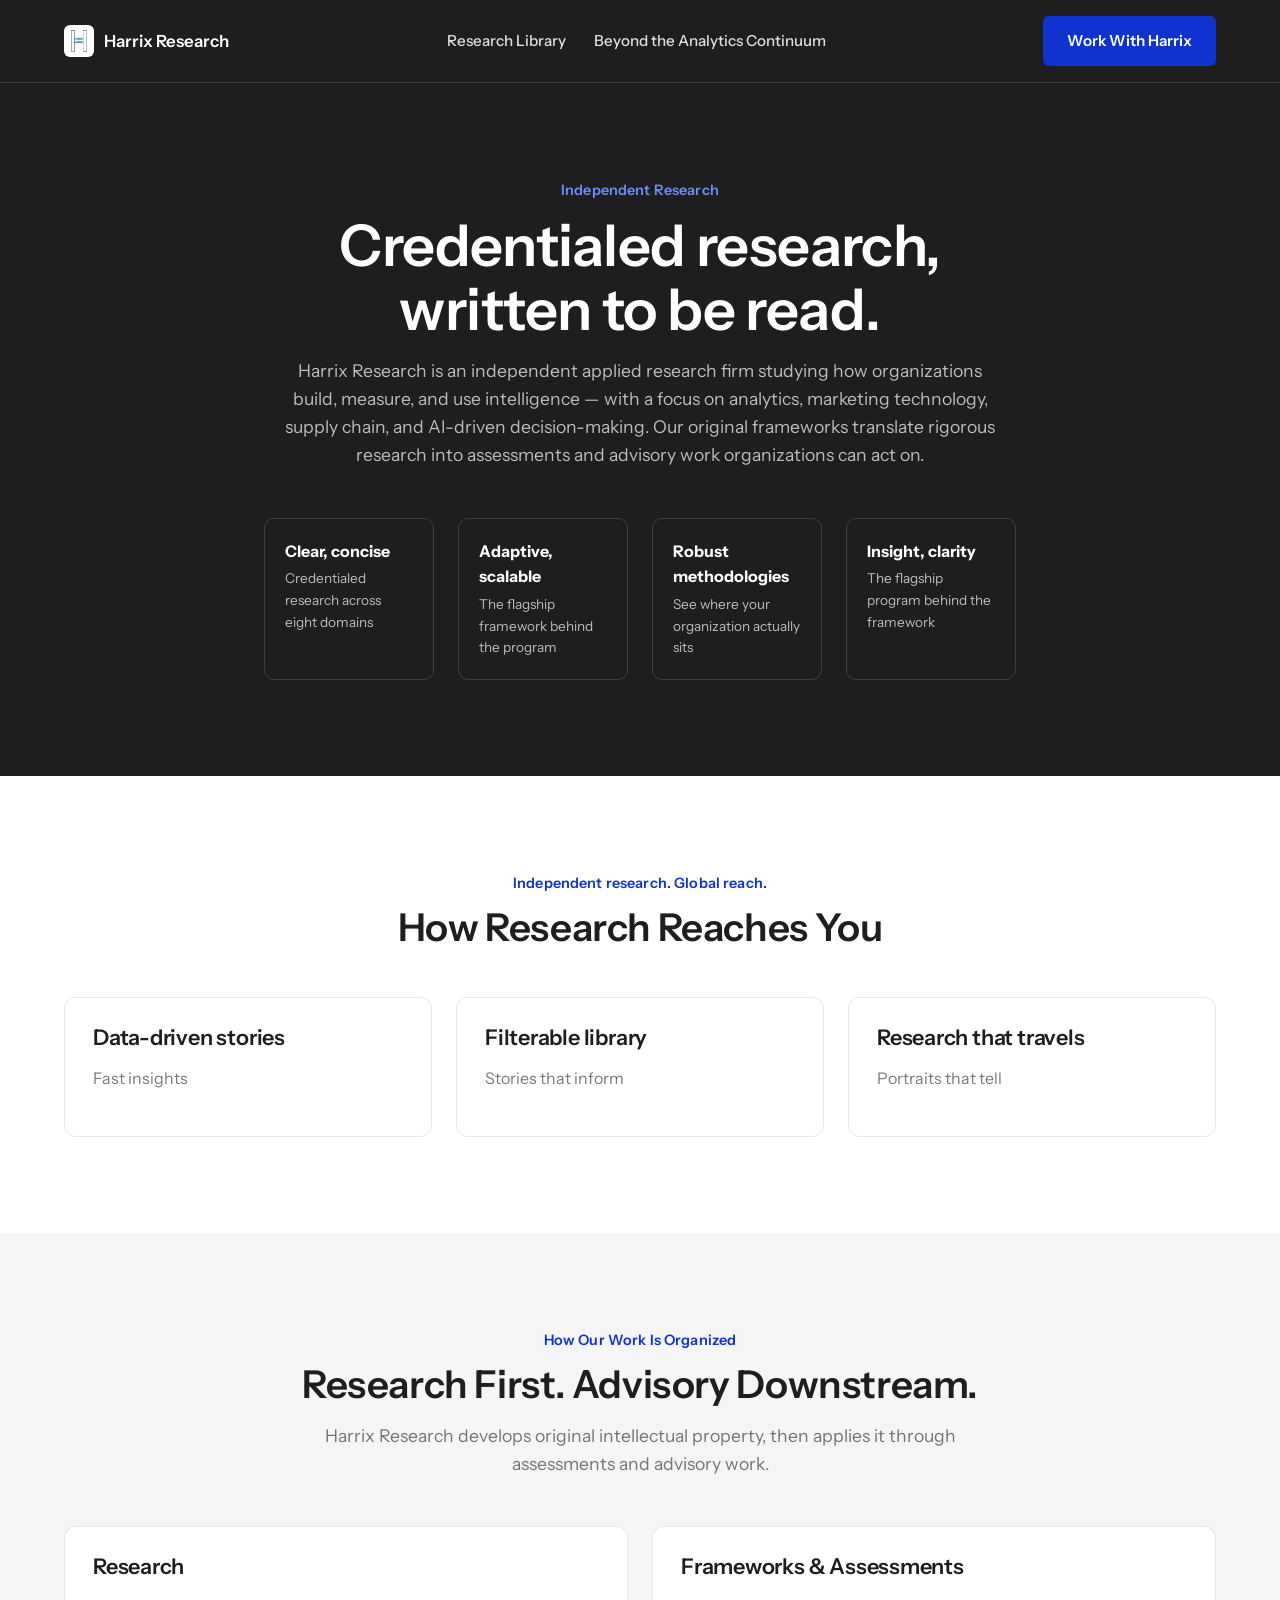
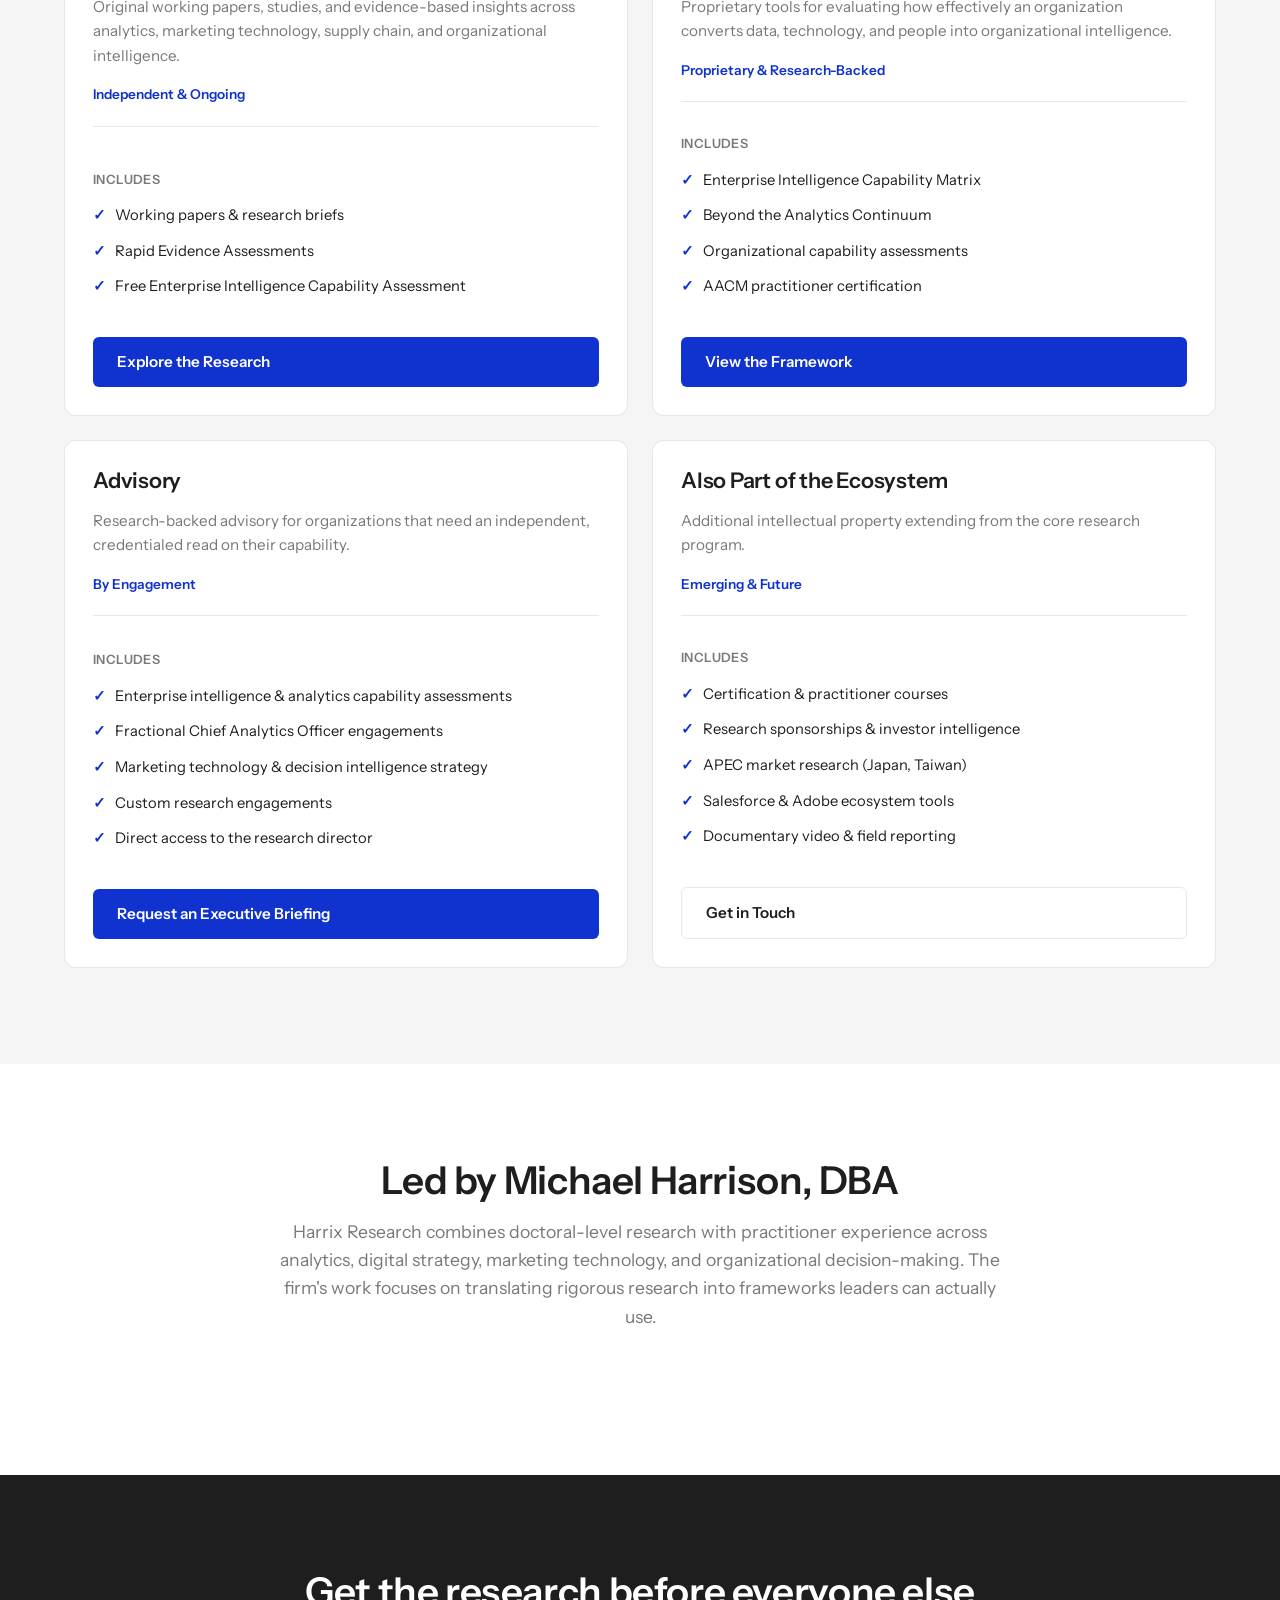
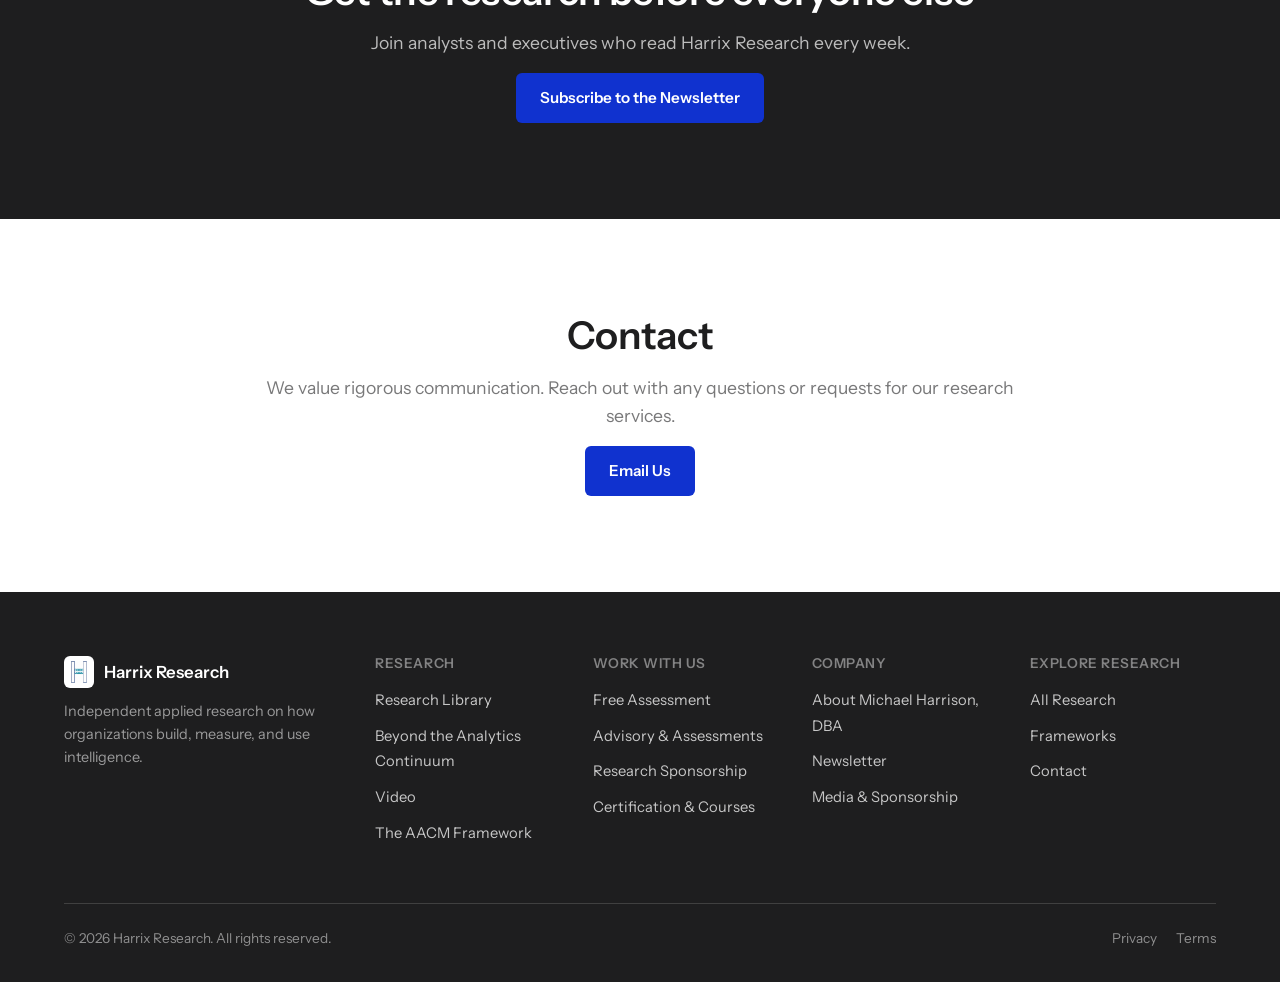
<file: Michaels-Workspace/index.html>
<!DOCTYPE html>
<html lang="en">
<head>
<meta charset="UTF-8">
<meta name="viewport" content="width=device-width, initial-scale=1.0">
<title>Harrix Research | Applied Research, Analytics & Organizational Intelligence</title>
<meta name="description" content="Harrix Research is an independent applied research firm developing research, frameworks, and advisory services across analytics, organizational intelligence, marketing technology, and emerging business capabilities.">
<link rel="stylesheet" href="styles.css">
</head>
<body>

<nav class="nav">
  <div class="nav-inner">
    <a href="index.html" class="nav-brand"><img src="assets/logo-icon.png" alt="Harrix Research"> Harrix Research</a>
    <ul class="nav-links">
      <li><a href="research-library.html">Research Library</a></li>
      <li><a href="beyond-the-analytics-continuum.html">Beyond the Analytics Continuum</a></li>
    </ul>
    <div class="nav-cta"><a class="button" href="mailto:hello@harrixresearch.com">Work With Harrix</a></div>
  </div>
</nav>

<section class="section-inverse">
  <div class="container is-small">
    <div class="header">
      <div class="eyebrow">Independent Research</div>
      <h1>Credentialed research, written to be read.</h1>
      <p class="subheading text-secondary">Harrix Research is an independent applied research firm studying how organizations build, measure, and use intelligence — with a focus on analytics, marketing technology, supply chain, and AI-driven decision-making. Our original frameworks translate rigorous research into assessments and advisory work organizations can act on.</p>
    </div>
    <div class="grid-4">
      <a class="output-card" href="research-library.html" style="text-decoration:none;">
        <strong>Clear, concise</strong>
        <div class="status">Credentialed research across eight domains</div>
      </a>
      <a class="output-card" href="beyond-the-analytics-continuum.html" style="text-decoration:none;">
        <strong>Adaptive, scalable</strong>
        <div class="status">The flagship framework behind the program</div>
      </a>
      <a class="output-card" href="mailto:hello@harrixresearch.com" style="text-decoration:none;">
        <strong>Robust methodologies</strong>
        <div class="status">See where your organization actually sits</div>
      </a>
      <a class="output-card" href="beyond-the-analytics-continuum.html" style="text-decoration:none;">
        <strong>Insight, clarity</strong>
        <div class="status">The flagship program behind the framework</div>
      </a>
    </div>
  </div>
</section>

<section>
  <div class="container">
    <div class="header">
      <div class="eyebrow">Independent research. Global reach.</div>
      <h2>How Research Reaches You</h2>
    </div>
    <div class="grid-3">
      <div class="card">
        <h3>Data-driven stories</h3>
        <p class="text-secondary">Fast insights</p>
      </div>
      <div class="card">
        <h3>Filterable library</h3>
        <p class="text-secondary">Stories that inform</p>
      </div>
      <div class="card">
        <h3>Research that travels</h3>
        <p class="text-secondary">Portraits that tell</p>
      </div>
    </div>
  </div>
</section>

<section class="section-secondary">
  <div class="container">
    <div class="header">
      <div class="eyebrow">How Our Work Is Organized</div>
      <h2>Research First. Advisory Downstream.</h2>
      <p class="subheading">Harrix Research develops original intellectual property, then applies it through assessments and advisory work.</p>
    </div>
    <div class="grid-2" style="gap:24px;">

      <div class="card">
        <h3>Research</h3>
        <p class="text-muted">Original working papers, studies, and evidence-based insights across analytics, marketing technology, supply chain, and organizational intelligence.</p>
        <div class="label">Independent & Ongoing</div>
        <hr>
        <div class="includes">Includes</div>
        <ul>
          <li>Working papers & research briefs</li>
          <li>Rapid Evidence Assessments</li>
          <li>Free Enterprise Intelligence Capability Assessment</li>
        </ul>
        <a class="button card-cta" href="research-library.html">Explore the Research</a>
      </div>

      <div class="card">
        <h3>Frameworks & Assessments</h3>
        <p class="text-muted">Proprietary tools for evaluating how effectively an organization converts data, technology, and people into organizational intelligence.</p>
        <div class="label">Proprietary & Research-Backed</div>
        <hr>
        <div class="includes">Includes</div>
        <ul>
          <li>Enterprise Intelligence Capability Matrix</li>
          <li>Beyond the Analytics Continuum</li>
          <li>Organizational capability assessments</li>
          <li>AACM practitioner certification</li>
        </ul>
        <a class="button card-cta" href="beyond-the-analytics-continuum.html">View the Framework</a>
      </div>

      <div class="card">
        <h3>Advisory</h3>
        <p class="text-muted">Research-backed advisory for organizations that need an independent, credentialed read on their capability.</p>
        <div class="label">By Engagement</div>
        <hr>
        <div class="includes">Includes</div>
        <ul>
          <li>Enterprise intelligence & analytics capability assessments</li>
          <li>Fractional Chief Analytics Officer engagements</li>
          <li>Marketing technology & decision intelligence strategy</li>
          <li>Custom research engagements</li>
          <li>Direct access to the research director</li>
        </ul>
        <a class="button card-cta" href="mailto:hello@harrixresearch.com">Request an Executive Briefing</a>
      </div>

      <div class="card">
        <h3>Also Part of the Ecosystem</h3>
        <p class="text-muted">Additional intellectual property extending from the core research program.</p>
        <div class="label">Emerging & Future</div>
        <hr>
        <div class="includes">Includes</div>
        <ul>
          <li>Certification & practitioner courses</li>
          <li>Research sponsorships & investor intelligence</li>
          <li>APEC market research (Japan, Taiwan)</li>
          <li>Salesforce & Adobe ecosystem tools</li>
          <li>Documentary video & field reporting</li>
        </ul>
        <a class="button secondary card-cta" href="mailto:hello@harrixresearch.com">Get in Touch</a>
      </div>

    </div>
  </div>
</section>

<section>
  <div class="container is-small">
    <div class="header">
      <h2>Led by Michael Harrison, DBA</h2>
      <p class="subheading">Harrix Research combines doctoral-level research with practitioner experience across analytics, digital strategy, marketing technology, and organizational decision-making. The firm's work focuses on translating rigorous research into frameworks leaders can actually use.</p>
    </div>
  </div>
</section>

<section class="section-inverse">
  <div class="container is-small" style="text-align:center;">
    <h2>Get the research before everyone else</h2>
    <p class="subheading text-secondary">Join analysts and executives who read Harrix Research every week.</p>
    <div class="button-group">
      <a class="button" href="mailto:hello@harrixresearch.com">Subscribe to the Newsletter</a>
    </div>
  </div>
</section>

<section>
  <div class="container is-small" style="text-align:center;">
    <h2>Contact</h2>
    <p class="subheading">We value rigorous communication. Reach out with any questions or requests for our research services.</p>
    <div class="button-group">
      <a class="button" href="mailto:hello@harrixresearch.com">Email Us</a>
    </div>
  </div>
</section>

<footer>
  <div class="container">
    <div class="footer-grid">
      <div class="footer-brand">
        <div class="nav-brand" style="color:#fff; margin-bottom:12px;"><img src="assets/logo-icon.png" alt="Harrix Research"> Harrix Research</div>
        <p>Independent applied research on how organizations build, measure, and use intelligence.</p>
      </div>
      <div class="footer-col">
        <h4>Research</h4>
        <ul>
          <li><a href="research-library.html">Research Library</a></li>
          <li><a href="beyond-the-analytics-continuum.html">Beyond the Analytics Continuum</a></li>
          <li><a href="mailto:hello@harrixresearch.com">Video</a></li>
          <li><a href="mailto:hello@harrixresearch.com">The AACM Framework</a></li>
        </ul>
      </div>
      <div class="footer-col">
        <h4>Work With Us</h4>
        <ul>
          <li><a href="mailto:hello@harrixresearch.com">Free Assessment</a></li>
          <li><a href="mailto:hello@harrixresearch.com">Advisory & Assessments</a></li>
          <li><a href="mailto:hello@harrixresearch.com">Research Sponsorship</a></li>
          <li><a href="mailto:hello@harrixresearch.com">Certification & Courses</a></li>
        </ul>
      </div>
      <div class="footer-col">
        <h4>Company</h4>
        <ul>
          <li><a href="mailto:hello@harrixresearch.com">About Michael Harrison, DBA</a></li>
          <li><a href="mailto:hello@harrixresearch.com">Newsletter</a></li>
          <li><a href="mailto:hello@harrixresearch.com">Media & Sponsorship</a></li>
        </ul>
      </div>
      <div class="footer-col">
        <h4>Explore Research</h4>
        <ul>
          <li><a href="research-library.html">All Research</a></li>
          <li><a href="beyond-the-analytics-continuum.html">Frameworks</a></li>
          <li><a href="mailto:hello@harrixresearch.com">Contact</a></li>
        </ul>
      </div>
    </div>
    <div class="footer-bottom">
      <div>© 2026 Harrix Research. All rights reserved.</div>
      <div>
        <a href="mailto:hello@harrixresearch.com">Privacy</a>
        <a href="mailto:hello@harrixresearch.com">Terms</a>
      </div>
    </div>
  </div>
</footer>

</body>
</html>
</file>
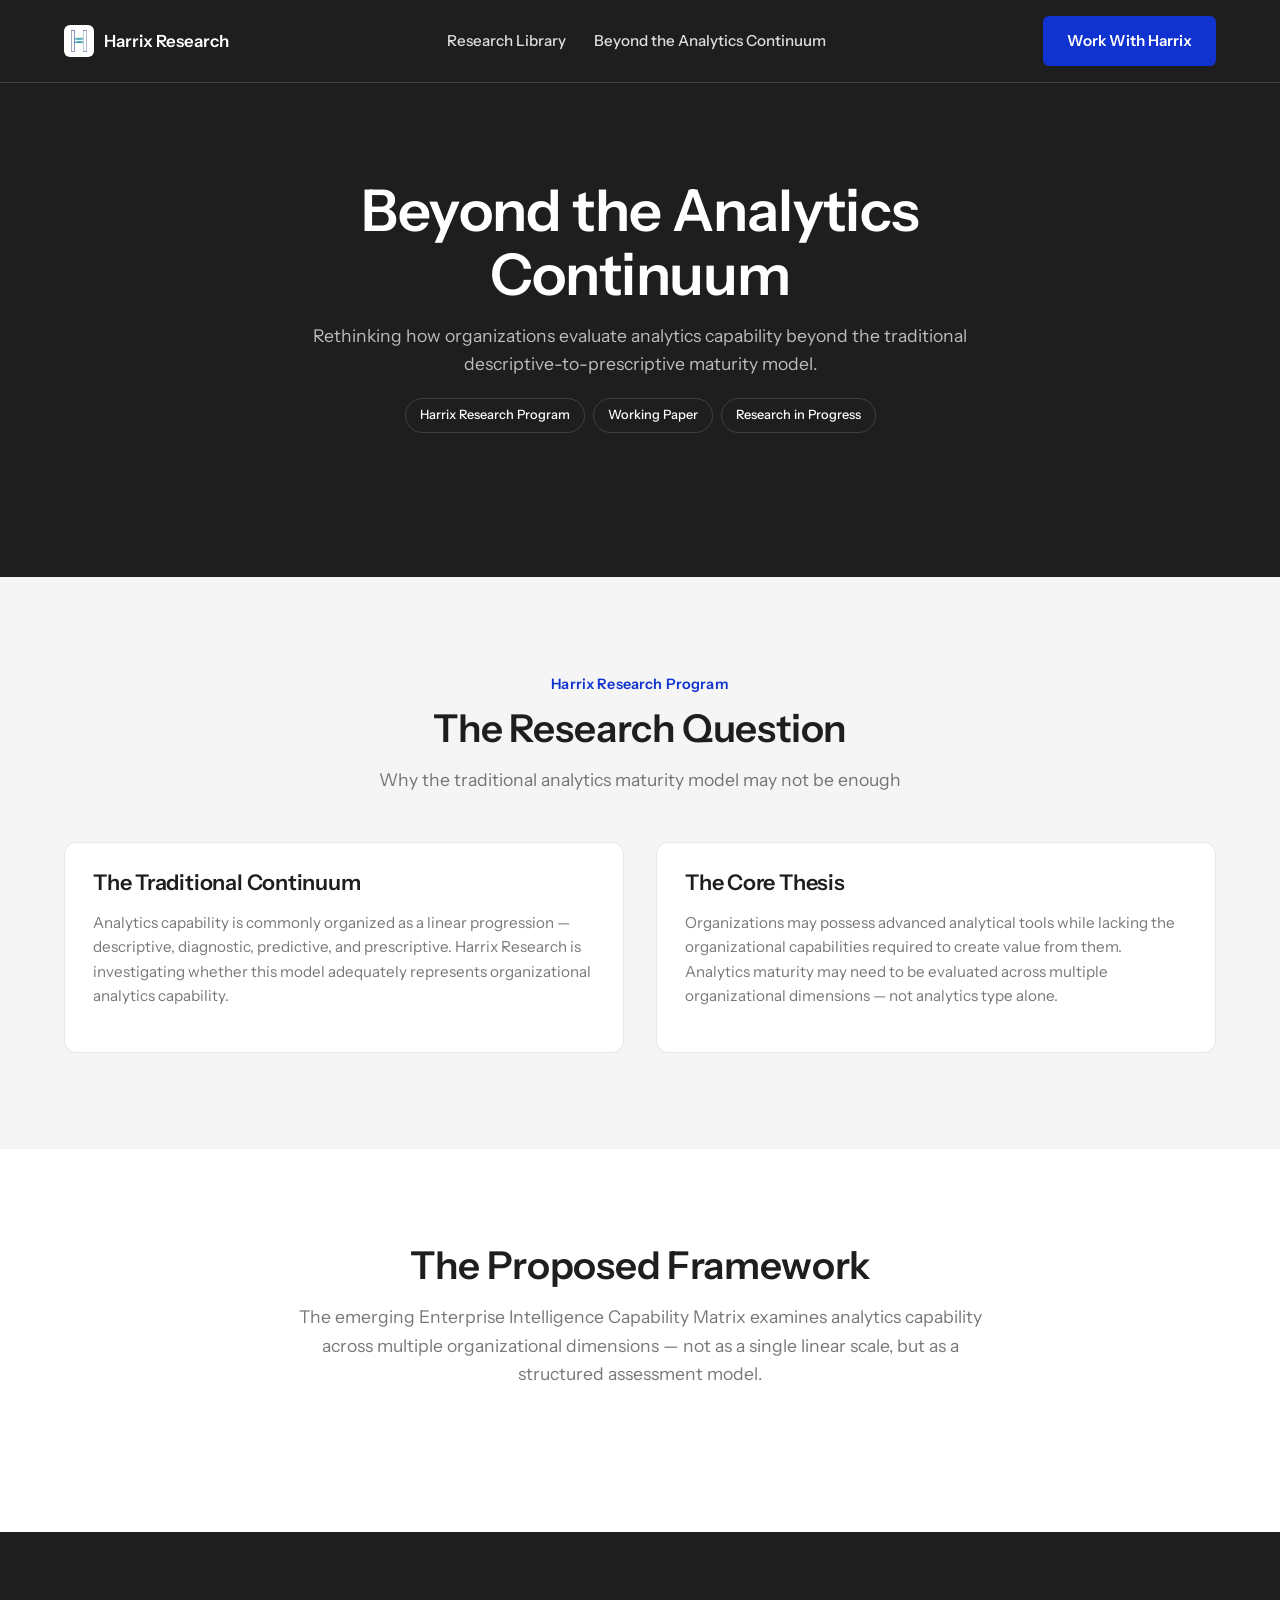
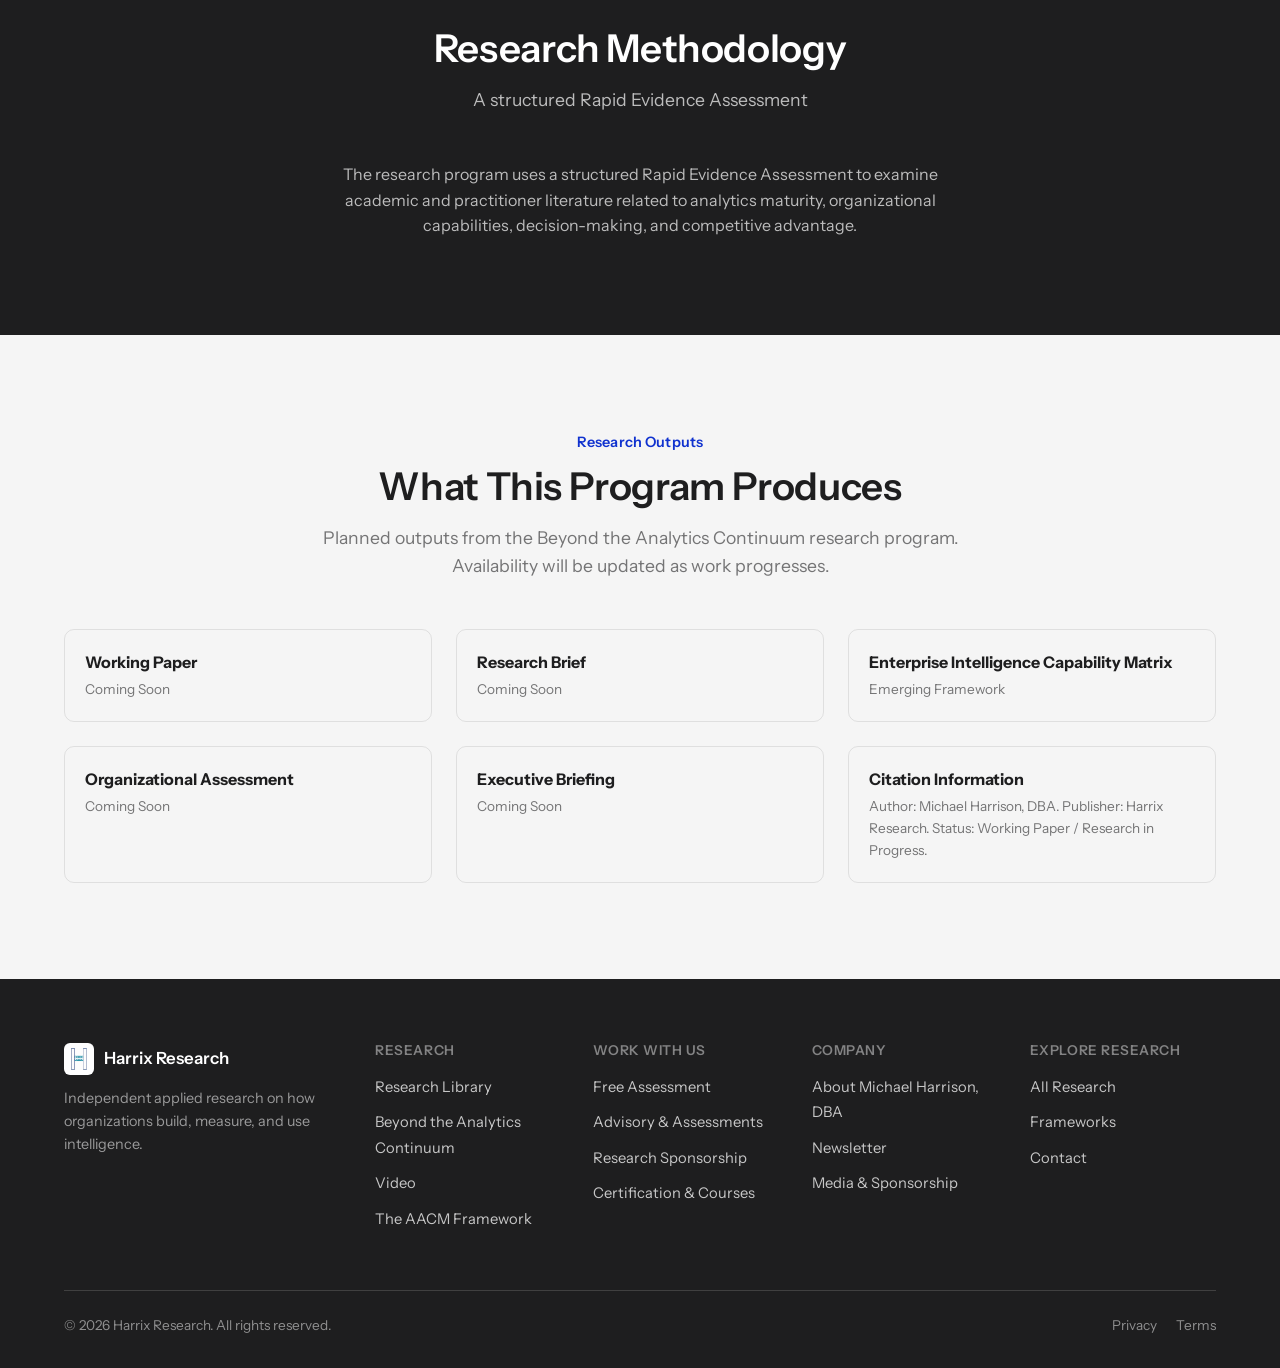
<file: Michaels-Workspace/beyond-the-analytics-continuum.html>
<!DOCTYPE html>
<html lang="en">
<head>
<meta charset="UTF-8">
<meta name="viewport" content="width=device-width, initial-scale=1.0">
<title>Beyond the Analytics Continuum | Harrix Research</title>
<meta name="description" content="An emerging Harrix Research framework rethinking how organizations evaluate analytics capability beyond the traditional descriptive-to-prescriptive maturity model.">
<link rel="stylesheet" href="styles.css">
</head>
<body>

<nav class="nav">
  <div class="nav-inner">
    <a href="index.html" class="nav-brand"><img src="assets/logo-icon.png" alt="Harrix Research"> Harrix Research</a>
    <ul class="nav-links">
      <li><a href="research-library.html">Research Library</a></li>
      <li><a href="beyond-the-analytics-continuum.html">Beyond the Analytics Continuum</a></li>
    </ul>
    <div class="nav-cta"><a class="button" href="mailto:hello@harrixresearch.com">Work With Harrix</a></div>
  </div>
</nav>

<section class="section-inverse">
  <div class="container is-small">
    <div class="header">
      <h1>Beyond the Analytics Continuum</h1>
      <p class="subheading text-secondary">Rethinking how organizations evaluate analytics capability beyond the traditional descriptive-to-prescriptive maturity model.</p>
      <div class="tag-group">
        <div class="tag">Harrix Research Program</div>
        <div class="tag">Working Paper</div>
        <div class="tag">Research in Progress</div>
      </div>
    </div>
  </div>
</section>

<section class="section-secondary">
  <div class="container">
    <div class="header">
      <div class="eyebrow">Harrix Research Program</div>
      <h2>The Research Question</h2>
      <p class="subheading">Why the traditional analytics maturity model may not be enough</p>
    </div>
    <div class="grid-2">
      <div class="card">
        <h3>The Traditional Continuum</h3>
        <p class="text-muted">Analytics capability is commonly organized as a linear progression — descriptive, diagnostic, predictive, and prescriptive. Harrix Research is investigating whether this model adequately represents organizational analytics capability.</p>
      </div>
      <div class="card">
        <h3>The Core Thesis</h3>
        <p class="text-muted">Organizations may possess advanced analytical tools while lacking the organizational capabilities required to create value from them. Analytics maturity may need to be evaluated across multiple organizational dimensions — not analytics type alone.</p>
      </div>
    </div>
  </div>
</section>

<section>
  <div class="container is-small">
    <div class="header">
      <h2>The Proposed Framework</h2>
      <p class="subheading">The emerging Enterprise Intelligence Capability Matrix examines analytics capability across multiple organizational dimensions — not as a single linear scale, but as a structured assessment model.</p>
    </div>
  </div>
</section>

<section class="section-inverse">
  <div class="container is-small">
    <div class="header">
      <h2>Research Methodology</h2>
      <p class="subheading text-secondary">A structured Rapid Evidence Assessment</p>
    </div>
    <p class="text-secondary" style="max-width:640px; margin:0 auto; text-align:center;">The research program uses a structured Rapid Evidence Assessment to examine academic and practitioner literature related to analytics maturity, organizational capabilities, decision-making, and competitive advantage.</p>
  </div>
</section>

<section class="section-secondary">
  <div class="container">
    <div class="header">
      <div class="eyebrow">Research Outputs</div>
      <h2>What This Program Produces</h2>
      <p class="subheading">Planned outputs from the Beyond the Analytics Continuum research program. Availability will be updated as work progresses.</p>
    </div>
    <div class="grid-3">
      <a class="output-card" href="research-library.html">
        <strong>Working Paper</strong>
        <div class="status">Coming Soon</div>
      </a>
      <a class="output-card" href="research-library.html">
        <strong>Research Brief</strong>
        <div class="status">Coming Soon</div>
      </a>
      <a class="output-card" href="research-library.html">
        <strong>Enterprise Intelligence Capability Matrix</strong>
        <div class="status">Emerging Framework</div>
      </a>
      <a class="output-card" href="research-library.html">
        <strong>Organizational Assessment</strong>
        <div class="status">Coming Soon</div>
      </a>
      <a class="output-card" href="research-library.html">
        <strong>Executive Briefing</strong>
        <div class="status">Coming Soon</div>
      </a>
      <div class="output-card">
        <strong>Citation Information</strong>
        <div class="status">Author: Michael Harrison, DBA. Publisher: Harrix Research. Status: Working Paper / Research in Progress.</div>
      </div>
    </div>
  </div>
</section>

<footer>
  <div class="container">
    <div class="footer-grid">
      <div class="footer-brand">
        <div class="nav-brand" style="color:#fff; margin-bottom:12px;"><img src="assets/logo-icon.png" alt="Harrix Research"> Harrix Research</div>
        <p>Independent applied research on how organizations build, measure, and use intelligence.</p>
      </div>
      <div class="footer-col">
        <h4>Research</h4>
        <ul>
          <li><a href="research-library.html">Research Library</a></li>
          <li><a href="beyond-the-analytics-continuum.html">Beyond the Analytics Continuum</a></li>
          <li><a href="mailto:hello@harrixresearch.com">Video</a></li>
          <li><a href="mailto:hello@harrixresearch.com">The AACM Framework</a></li>
        </ul>
      </div>
      <div class="footer-col">
        <h4>Work With Us</h4>
        <ul>
          <li><a href="mailto:hello@harrixresearch.com">Free Assessment</a></li>
          <li><a href="mailto:hello@harrixresearch.com">Advisory & Assessments</a></li>
          <li><a href="mailto:hello@harrixresearch.com">Research Sponsorship</a></li>
          <li><a href="mailto:hello@harrixresearch.com">Certification & Courses</a></li>
        </ul>
      </div>
      <div class="footer-col">
        <h4>Company</h4>
        <ul>
          <li><a href="mailto:hello@harrixresearch.com">About Michael Harrison, DBA</a></li>
          <li><a href="mailto:hello@harrixresearch.com">Newsletter</a></li>
          <li><a href="mailto:hello@harrixresearch.com">Media & Sponsorship</a></li>
        </ul>
      </div>
      <div class="footer-col">
        <h4>Explore Research</h4>
        <ul>
          <li><a href="research-library.html">All Research</a></li>
          <li><a href="beyond-the-analytics-continuum.html">Frameworks</a></li>
          <li><a href="mailto:hello@harrixresearch.com">Contact</a></li>
        </ul>
      </div>
    </div>
    <div class="footer-bottom">
      <div>© 2026 Harrix Research. All rights reserved.</div>
      <div>
        <a href="mailto:hello@harrixresearch.com">Privacy</a>
        <a href="mailto:hello@harrixresearch.com">Terms</a>
      </div>
    </div>
  </div>
</footer>

</body>
</html>
</file>
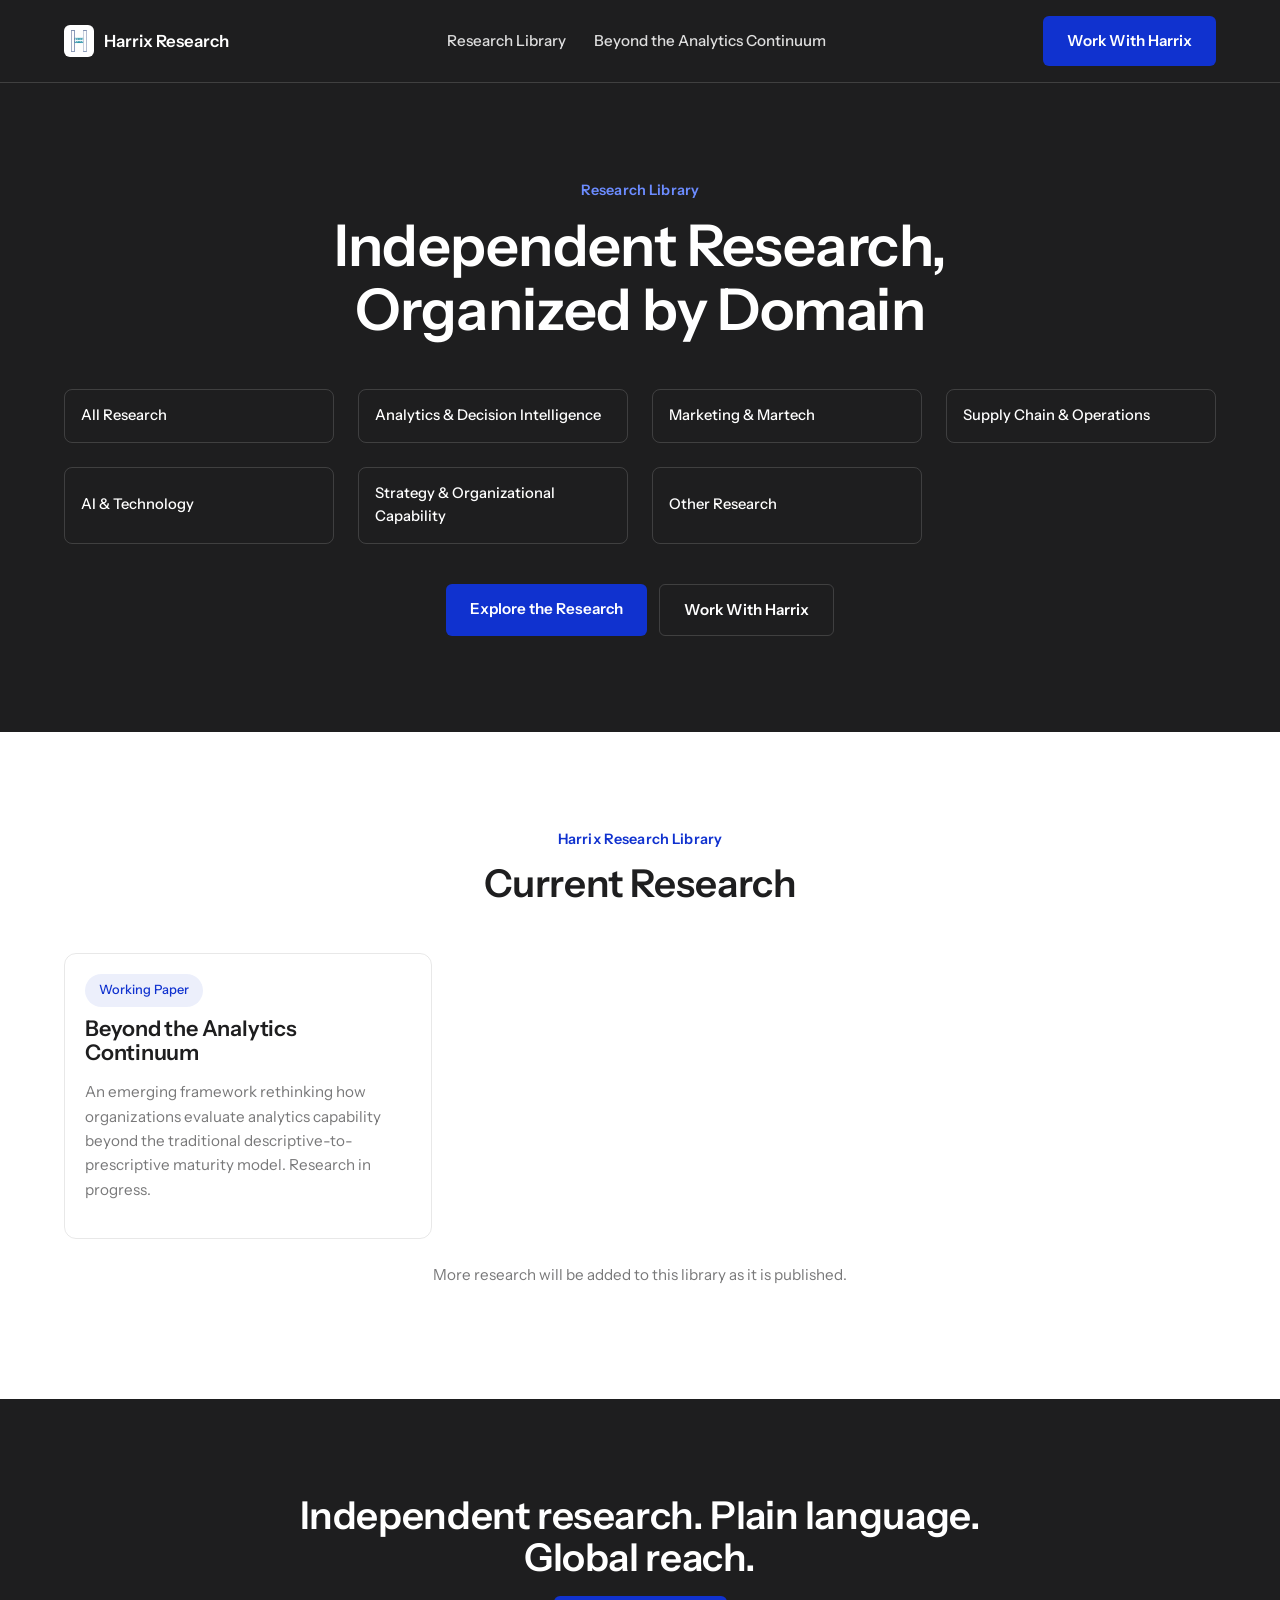
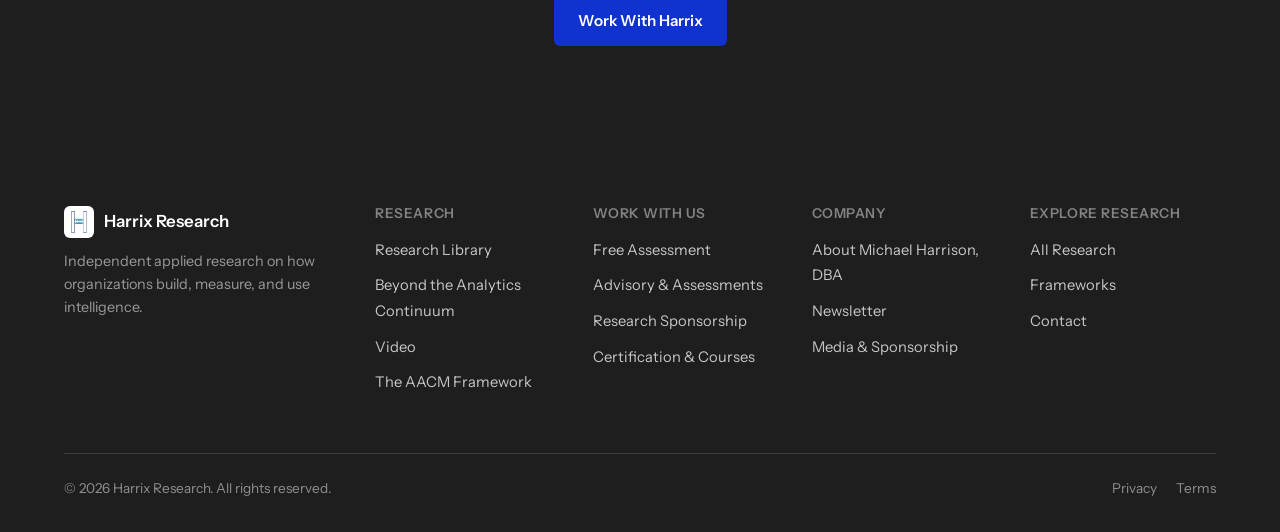
<file: Michaels-Workspace/research-library.html>
<!DOCTYPE html>
<html lang="en">
<head>
<meta charset="UTF-8">
<meta name="viewport" content="width=device-width, initial-scale=1.0">
<title>Research Library | Harrix Research</title>
<meta name="description" content="Independent applied research from Harrix Research, organized by domain: analytics and decision intelligence, marketing technology, supply chain, AI, and organizational strategy.">
<link rel="stylesheet" href="styles.css">
</head>
<body>

<nav class="nav">
  <div class="nav-inner">
    <a href="index.html" class="nav-brand"><img src="assets/logo-icon.png" alt="Harrix Research"> Harrix Research</a>
    <ul class="nav-links">
      <li><a href="research-library.html">Research Library</a></li>
      <li><a href="beyond-the-analytics-continuum.html">Beyond the Analytics Continuum</a></li>
    </ul>
    <div class="nav-cta"><a class="button" href="mailto:hello@harrixresearch.com">Work With Harrix</a></div>
  </div>
</nav>

<section class="section-inverse">
  <div class="container">
    <div class="header">
      <div class="eyebrow">Research Library</div>
      <h1>Independent Research, Organized by Domain</h1>
    </div>
    <div class="grid-4" style="margin-bottom:40px;">
      <div class="category-pill">All Research</div>
      <div class="category-pill">Analytics & Decision Intelligence</div>
      <div class="category-pill">Marketing & Martech</div>
      <div class="category-pill">Supply Chain & Operations</div>
      <div class="category-pill">AI & Technology</div>
      <div class="category-pill">Strategy & Organizational Capability</div>
      <div class="category-pill">Other Research</div>
    </div>
    <div class="button-group">
      <a class="button" href="beyond-the-analytics-continuum.html">Explore the Research</a>
      <a class="button secondary" href="mailto:hello@harrixresearch.com">Work With Harrix</a>
    </div>
  </div>
</section>

<section>
  <div class="container">
    <div class="header">
      <div class="eyebrow">Harrix Research Library</div>
      <h2>Current Research</h2>
    </div>
    <div class="grid-3">
      <a class="research-card" href="beyond-the-analytics-continuum.html">
        <div class="body">
          <div class="tag">Working Paper</div>
          <h3>Beyond the Analytics Continuum</h3>
          <p class="text-muted">An emerging framework rethinking how organizations evaluate analytics capability beyond the traditional descriptive-to-prescriptive maturity model. Research in progress.</p>
        </div>
      </a>
    </div>
    <p class="text-muted" style="margin-top:24px; text-align:center;">More research will be added to this library as it is published.</p>
  </div>
</section>

<section class="section-inverse">
  <div class="container is-small" style="text-align:center;">
    <h2>Independent research. Plain language. Global reach.</h2>
    <div class="button-group">
      <a class="button" href="mailto:hello@harrixresearch.com">Work With Harrix</a>
    </div>
  </div>
</section>

<footer>
  <div class="container">
    <div class="footer-grid">
      <div class="footer-brand">
        <div class="nav-brand" style="color:#fff; margin-bottom:12px;"><img src="assets/logo-icon.png" alt="Harrix Research"> Harrix Research</div>
        <p>Independent applied research on how organizations build, measure, and use intelligence.</p>
      </div>
      <div class="footer-col">
        <h4>Research</h4>
        <ul>
          <li><a href="research-library.html">Research Library</a></li>
          <li><a href="beyond-the-analytics-continuum.html">Beyond the Analytics Continuum</a></li>
          <li><a href="mailto:hello@harrixresearch.com">Video</a></li>
          <li><a href="mailto:hello@harrixresearch.com">The AACM Framework</a></li>
        </ul>
      </div>
      <div class="footer-col">
        <h4>Work With Us</h4>
        <ul>
          <li><a href="mailto:hello@harrixresearch.com">Free Assessment</a></li>
          <li><a href="mailto:hello@harrixresearch.com">Advisory & Assessments</a></li>
          <li><a href="mailto:hello@harrixresearch.com">Research Sponsorship</a></li>
          <li><a href="mailto:hello@harrixresearch.com">Certification & Courses</a></li>
        </ul>
      </div>
      <div class="footer-col">
        <h4>Company</h4>
        <ul>
          <li><a href="mailto:hello@harrixresearch.com">About Michael Harrison, DBA</a></li>
          <li><a href="mailto:hello@harrixresearch.com">Newsletter</a></li>
          <li><a href="mailto:hello@harrixresearch.com">Media & Sponsorship</a></li>
        </ul>
      </div>
      <div class="footer-col">
        <h4>Explore Research</h4>
        <ul>
          <li><a href="research-library.html">All Research</a></li>
          <li><a href="beyond-the-analytics-continuum.html">Frameworks</a></li>
          <li><a href="mailto:hello@harrixresearch.com">Contact</a></li>
        </ul>
      </div>
    </div>
    <div class="footer-bottom">
      <div>© 2026 Harrix Research. All rights reserved.</div>
      <div>
        <a href="mailto:hello@harrixresearch.com">Privacy</a>
        <a href="mailto:hello@harrixresearch.com">Terms</a>
      </div>
    </div>
  </div>
</footer>

</body>
</html>
</file>
<file: Michaels-Workspace/styles.css>
/* Harrix Research — shared styles */

@import url('https://fonts.googleapis.com/css2?family=Instrument+Sans:wght@400;500;600;700&display=swap');

:root {
  --accent: #1032CF;
  --accent-hover: #2D50EF;
  --neutral-primary: #FFFFFF;
  --neutral-secondary: #F5F5F5;
  --neutral-inverse: #1E1E1F;
  --text-secondary: rgba(30, 30, 31, 0.6);
  --text-inverse-secondary: rgba(255, 255, 255, 0.7);
  --border: rgba(30, 30, 31, 0.1);
  --border-inverse: rgba(255, 255, 255, 0.15);
  --max-width: 1200px;
}

* { box-sizing: border-box; }

html { scroll-behavior: smooth; }

body {
  margin: 0;
  font-family: 'Instrument Sans', -apple-system, BlinkMacSystemFont, 'Segoe UI', sans-serif;
  color: var(--neutral-inverse);
  background: var(--neutral-primary);
  line-height: 1.6;
}

.container {
  max-width: var(--max-width);
  margin: 0 auto;
  padding: 0 24px;
}

.container.is-small { max-width: 800px; }

section { padding: 96px 0; }
@media (max-width: 767px) { section { padding: 56px 0; } }

.section-secondary { background: var(--neutral-secondary); }
.section-inverse { background: var(--neutral-inverse); color: var(--neutral-primary); }
.section-inverse .text-secondary { color: var(--text-inverse-secondary); }

.header { max-width: 720px; margin: 0 auto 48px; text-align: center; }
.header.align-left { margin-left: 0; text-align: left; }

.eyebrow {
  font-size: 0.9rem;
  font-weight: 600;
  letter-spacing: 0.01em;
  color: var(--accent);
  margin-bottom: 12px;
}
.section-inverse .eyebrow { color: #6C8CFF; }

h1, h2, h3, h4 { font-weight: 600; letter-spacing: -0.01em; margin: 0 0 16px; line-height: 1.1; }
h1 { font-size: clamp(2.4rem, 5vw, 3.6rem); }
h2 { font-size: clamp(1.8rem, 3.5vw, 2.4rem); }
h3 { font-size: 1.35rem; }

p { margin: 0 0 16px; }
.subheading { font-size: 1.1rem; color: var(--text-secondary); }
.text-secondary { color: var(--text-secondary); }
.text-muted { color: var(--text-secondary); font-size: 0.95rem; }

a { color: var(--accent); text-decoration: none; }
a:hover { color: var(--accent-hover); }

.tag-group { display: flex; gap: 8px; justify-content: center; flex-wrap: wrap; margin-top: 20px; }
.tag {
  font-size: 0.8rem;
  font-weight: 500;
  padding: 6px 14px;
  border-radius: 999px;
  border: 1px solid var(--border-inverse);
  color: var(--neutral-primary);
}

.button {
  display: inline-block;
  padding: 13px 24px;
  border-radius: 6px;
  background: var(--accent);
  color: #fff;
  font-weight: 600;
  font-size: 0.95rem;
  border: none;
  cursor: pointer;
  transition: background 0.15s ease;
}
.button:hover { background: var(--accent-hover); color: #fff; }
.button.secondary { background: transparent; border: 1px solid var(--border); color: var(--neutral-inverse); }
.button.secondary:hover { background: rgba(0,0,0,0.04); }
.section-inverse .button.secondary { border-color: var(--border-inverse); color: #fff; }
.section-inverse .button.secondary:hover { background: rgba(255,255,255,0.08); }

.button-group { display: flex; gap: 12px; justify-content: center; flex-wrap: wrap; margin-top: 8px; }
.header.align-left + .button-group { justify-content: flex-start; }

/* Nav */
.nav {
  position: sticky; top: 0; z-index: 100;
  background: var(--neutral-inverse);
  border-bottom: 1px solid var(--border-inverse);
}
.nav-inner {
  max-width: var(--max-width);
  margin: 0 auto;
  padding: 16px 24px;
  display: flex;
  align-items: center;
  justify-content: space-between;
  gap: 24px;
}
.nav-brand { display: flex; align-items: center; gap: 10px; color: #fff; font-weight: 600; font-size: 1.05rem; }
.nav-brand img { height: 32px; width: auto; background: #fff; padding: 4px 6px; border-radius: 6px; }
.nav-links { display: flex; align-items: center; gap: 28px; list-style: none; margin: 0; padding: 0; }
.nav-links a { color: rgba(255,255,255,0.85); font-size: 0.95rem; font-weight: 500; }
.nav-links a:hover { color: #fff; }
.nav-cta { display: flex; align-items: center; }
.nav-toggle { display: none; }
@media (max-width: 860px) {
  .nav-links { display: none; }
}

/* Grids */
.grid-2 { display: grid; grid-template-columns: repeat(2, 1fr); gap: 32px; }
.grid-3 { display: grid; grid-template-columns: repeat(3, 1fr); gap: 24px; }
.grid-4 { display: grid; grid-template-columns: repeat(4, 1fr); gap: 24px; }
@media (max-width: 900px) {
  .grid-2, .grid-3, .grid-4 { grid-template-columns: 1fr; }
}

/* Cards */
.card {
  background: var(--neutral-primary);
  border: 1px solid var(--border);
  border-radius: 12px;
  padding: 28px;
  display: flex;
  flex-direction: column;
  height: 100%;
}
.section-secondary .card { background: var(--neutral-primary); }
.section-inverse .card { background: rgba(255,255,255,0.04); border-color: var(--border-inverse); }
.card .label { font-size: 0.85rem; font-weight: 600; color: var(--accent); margin-bottom: 4px; }
.card hr { border: none; border-top: 1px solid var(--border); margin: 16px 0; }
.card .includes { font-size: 0.8rem; font-weight: 600; letter-spacing: 0.03em; text-transform: uppercase; color: var(--text-secondary); margin-top: auto; padding-top: 16px; }
.card ul { list-style: none; margin: 8px 0 20px; padding: 0; font-size: 0.92rem; }
.card ul li { padding: 6px 0 6px 22px; position: relative; }
.card ul li::before { content: '✓'; position: absolute; left: 0; color: var(--accent); font-weight: 700; }
.card-cta { margin-top: 12px; }

.category-pill {
  display: flex; align-items: center; gap: 10px;
  padding: 14px 16px;
  border: 1px solid var(--border-inverse);
  border-radius: 8px;
  font-size: 0.92rem; font-weight: 500;
  color: #fff;
}

.research-card {
  border: 1px solid var(--border);
  border-radius: 12px;
  overflow: hidden;
  display: block;
  color: inherit;
}
.research-card .body { padding: 20px; }
.research-card .tag { display: inline-block; background: rgba(16,50,207,0.08); color: var(--accent); border: none; margin-bottom: 10px; }
.research-card:hover { border-color: var(--accent); }

.output-card {
  border: 1px solid var(--border);
  border-radius: 10px;
  padding: 20px;
  display: block;
  color: inherit;
}
.section-inverse .output-card { border-color: var(--border-inverse); }
.output-card .status { font-size: 0.85rem; color: var(--text-secondary); margin-top: 4px; }
.section-inverse .output-card .status { color: var(--text-inverse-secondary); }

/* Footer */
footer { background: var(--neutral-inverse); color: rgba(255,255,255,0.7); padding: 64px 0 32px; }
.footer-grid { display: grid; grid-template-columns: 1.5fr repeat(4, 1fr); gap: 32px; margin-bottom: 48px; }
@media (max-width: 900px) { .footer-grid { grid-template-columns: repeat(2, 1fr); } }
.footer-brand p { color: rgba(255,255,255,0.55); font-size: 0.9rem; max-width: 260px; }
.footer-col h4 { font-size: 0.85rem; text-transform: uppercase; letter-spacing: 0.04em; color: rgba(255,255,255,0.45); margin-bottom: 16px; }
.footer-col ul { list-style: none; margin: 0; padding: 0; }
.footer-col li { margin-bottom: 10px; }
.footer-col a { color: rgba(255,255,255,0.75); font-size: 0.92rem; }
.footer-col a:hover { color: #fff; }
.footer-bottom {
  border-top: 1px solid var(--border-inverse);
  padding-top: 24px;
  display: flex; justify-content: space-between; align-items: center; flex-wrap: wrap; gap: 12px;
  font-size: 0.85rem; color: rgba(255,255,255,0.5);
}
.footer-bottom a { color: rgba(255,255,255,0.5); margin-left: 16px; }
.footer-bottom a:hover { color: #fff; }
</file>
